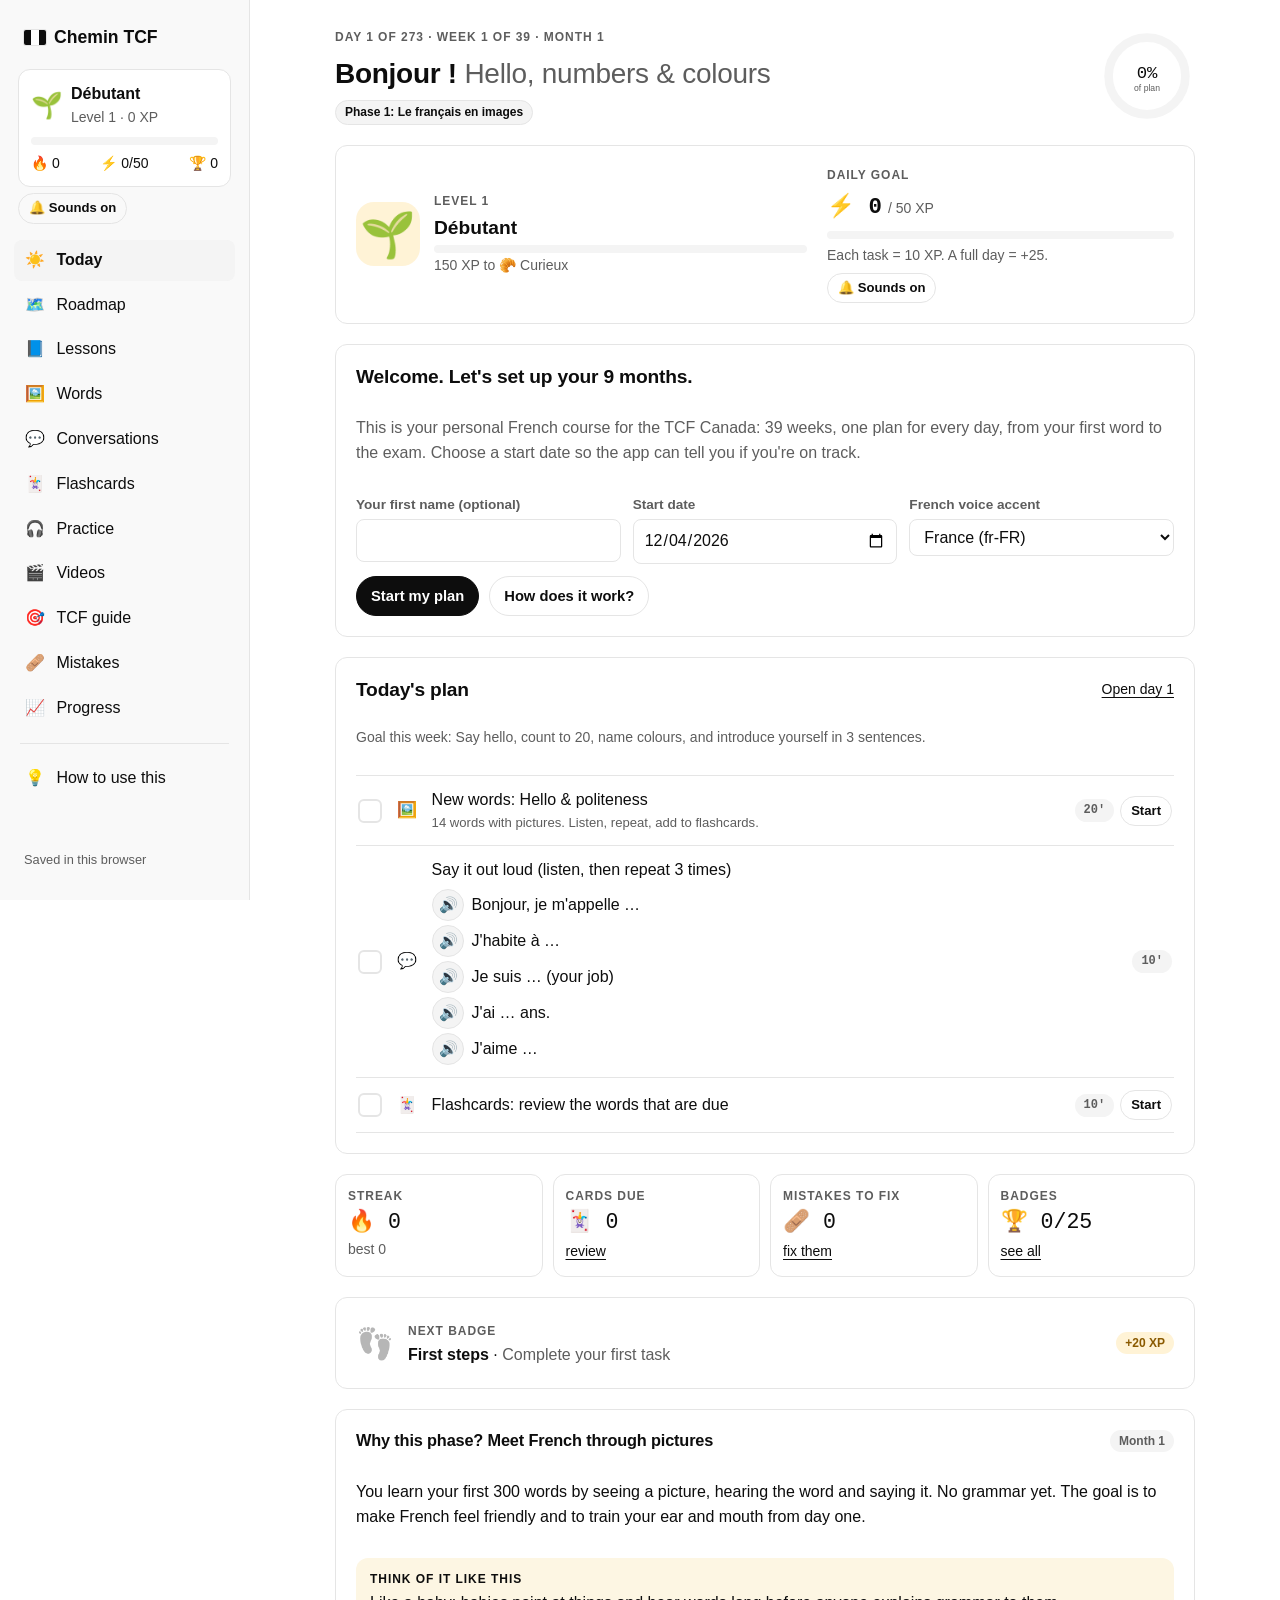
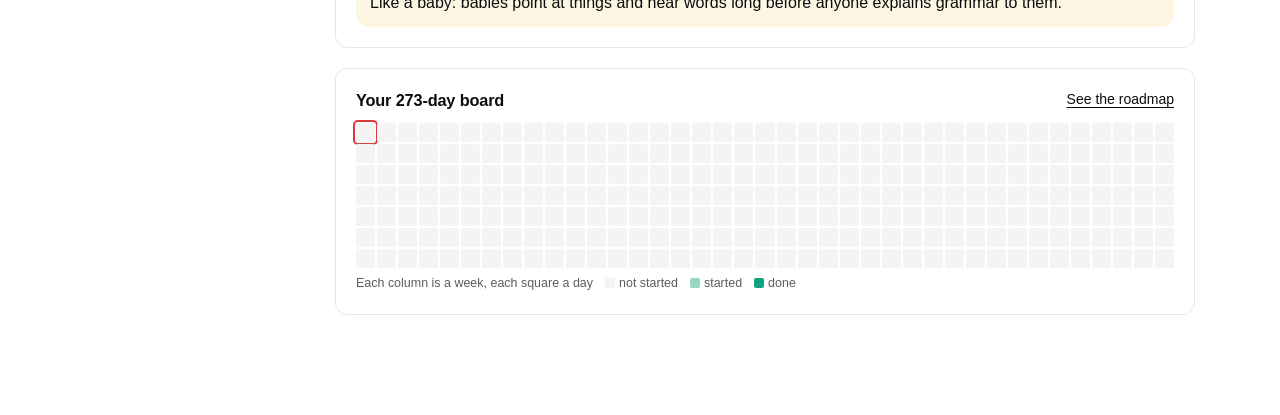
<file: tcf/index.html>
<!doctype html>
<html lang="en">
<head>
  <meta charset="utf-8">
  <meta name="viewport" content="width=device-width, initial-scale=1, viewport-fit=cover">
  <title>Chemin TCF</title>
  <meta name="description" content="A 9-month, day-by-day French course for the TCF Canada, from your first word to NCLC 7+.">
  <link rel="stylesheet" href="style.css">
</head>
<body>
  <noscript>This course needs JavaScript turned on.</noscript>
  <!-- Content. Order matters: lessons and data first, then the app. -->
  <script src="content/vocab.js"></script>
  <script src="content/phonetics.js"></script>
  <script src="content/grammar-a1.js"></script>
  <script src="content/grammar-a2.js"></script>
  <script src="content/grammar-b.js"></script>
  <script src="content/practice.js"></script>
  <script src="content/conversations.js"></script>
  <script src="content/roadmap.js"></script>
  <script src="app.js"></script>
</body>
</html>
</file>
<file: tcf/style.css>
/* Layout concept: a plain ChatGPT-style workspace. Black and white, system sans-serif.
   Colour appears only where it carries meaning: green = done/correct, red = mistakes,
   alerts and "you are here", amber = the "think of it like this" comparisons. */
:root {
  --paper: #ffffff;
  --side: #f9f9f9;
  --card: #ffffff;
  --ink: #0d0d0d;
  --muted: #5d5d5d;
  --line: #e5e5e5;
  --soft: #f4f4f4;
  --blue: #0d0d0d;
  --blue-soft: #f4f4f4;
  --red: #d93a3a;
  --red-soft: #fdecec;
  --good: #10a37f;
  --good-soft: #e7f6f2;
  --warn: #9a6a00;
  --warn-soft: #fdf6e3;
  --gold: #f5a524;
  --gold-soft: #fff3d6;
  --gold-ink: #8a5a00;
  --display: ui-sans-serif, -apple-system, "Segoe UI", Roboto, Helvetica, Arial, sans-serif;
  --body: ui-sans-serif, -apple-system, "Segoe UI", Roboto, Helvetica, Arial, sans-serif;
  --mono: ui-monospace, SFMono-Regular, Menlo, Consolas, monospace;
  --r: 12px;
}
@media (prefers-color-scheme: dark) {
  :root:not([data-theme="light"]) {
    --paper: #212121; --side: #171717; --card: #212121; --ink: #ececec; --muted: #b4b4b4; --line: #383838; --soft: #2f2f2f;
    --blue: #ececec; --blue-soft: #2f2f2f; --red: #f06a6a; --red-soft: #3a2424; --good: #19c37d; --good-soft: #1f3a31;
    --warn: #e8c46a; --warn-soft: #3a3220; --gold: #f7b93e; --gold-soft: #3a3018; --gold-ink: #f7c766;
    color-scheme: dark;
  }
}
:root[data-theme="dark"] {
  --paper: #212121; --side: #171717; --card: #212121; --ink: #ececec; --muted: #b4b4b4; --line: #383838; --soft: #2f2f2f;
  --blue: #ececec; --blue-soft: #2f2f2f; --red: #f06a6a; --red-soft: #3a2424; --good: #19c37d; --good-soft: #1f3a31;
  --warn: #e8c46a; --warn-soft: #3a3220; --gold: #f7b93e; --gold-soft: #3a3018; --gold-ink: #f7c766;
  color-scheme: dark;
}

* { box-sizing: border-box; }
html, body { margin: 0; }
body { background: var(--paper); color: var(--ink); font-family: var(--body); font-size: 16px; line-height: 1.55; }
a { color: var(--ink); text-underline-offset: 3px; }
button, input, textarea, select { font: inherit; color: inherit; }
:focus-visible { outline: 2px solid var(--blue); outline-offset: 2px; }
h1, h2, h3 { font-family: var(--display); font-weight: 650; letter-spacing: -0.01em; line-height: 1.2; text-wrap: balance; margin: 0; }
h1 { font-size: 1.75rem; }
h2 { font-size: 1.2rem; }
h3 { font-size: 1.02rem; }
.mono, .num { font-family: var(--mono); font-variant-numeric: tabular-nums; }
.muted { color: var(--muted); }
.small { font-size: .875rem; }
.label { font-size: .75rem; letter-spacing: .08em; text-transform: uppercase; color: var(--muted); font-weight: 700; }

/* Shell */
.shell { display: grid; grid-template-columns: 250px minmax(0, 1fr); min-height: 100vh; }
.rail { position: sticky; top: 0; height: 100vh; overflow-y: auto; border-right: 1px solid var(--line); background: var(--side); padding: 20px 14px; display: flex; flex-direction: column; gap: 4px; }
.brand { font-family: var(--display); font-weight: 650; font-size: 1.1rem; padding: 4px 10px 14px; display: flex; align-items: center; gap: 8px; color: var(--ink); text-decoration: none; }
.brand .flag { display: inline-flex; width: 22px; height: 15px; border-radius: 2px; overflow: hidden; box-shadow: 0 0 0 1px var(--line); }
.brand .flag i { flex: 1; } .flag i:nth-child(1){background:var(--ink)} .flag i:nth-child(2){background:var(--card)} .flag i:nth-child(3){background:var(--ink)}
.rail a.nav { display: flex; align-items: center; gap: 10px; padding: 8px 10px; border-radius: 8px; color: var(--ink); text-decoration: none; }
.rail a.nav:hover { background: var(--soft); }
.rail a.nav.on { background: var(--soft); color: var(--ink); font-weight: 600; }
.rail .sep { height: 1px; background: var(--line); margin: 10px 6px; }
.rail .foot { margin-top: auto; padding: 10px; font-size: .8rem; color: var(--muted); }
.main { min-width: 0; padding-block: 28px 100px; padding-left: max(16px, env(safe-area-inset-left, 0px)); padding-right: max(16px, env(safe-area-inset-right, 0px)); }
.page { max-width: 860px; margin: 0 auto; display: flex; flex-direction: column; gap: 20px; }
.tabbar { display: none; }
.ico { width: 1.4em; text-align: center; }

@media (max-width: 820px) {
  .shell { grid-template-columns: minmax(0, 1fr); }
  .rail { display: none; }
  .main { padding-block: 18px 96px; }
  .tabbar { display: grid; grid-template-columns: repeat(5, 1fr); position: fixed; left: 0; right: 0; bottom: 0; z-index: 20; background: var(--card); border-top: 1px solid var(--line);
    padding-bottom: env(safe-area-inset-bottom, 0px); padding-left: env(safe-area-inset-left, 0px); padding-right: env(safe-area-inset-right, 0px); }
  .tabbar a { display: flex; flex-direction: column; align-items: center; gap: 2px; padding: 8px 2px 10px; font-size: .72rem; color: var(--muted); text-decoration: none; }
  .tabbar a span:first-child { font-size: 1.25rem; line-height: 1; }
  .tabbar a.on { color: var(--blue); font-weight: 700; }
  h1 { font-size: 1.55rem; }
}

/* Generic blocks */
.card { background: var(--card); border: 1px solid var(--line); border-radius: var(--r); padding: 20px; display: flex; flex-direction: column; gap: 12px; min-width: 0; }
.row { display: flex; gap: 10px; align-items: center; flex-wrap: wrap; }
.spread { display: flex; gap: 10px; align-items: center; justify-content: space-between; flex-wrap: wrap; }
.grid { display: grid; gap: 12px; grid-template-columns: repeat(auto-fill, minmax(210px, 1fr)); }
.grid.tight { grid-template-columns: repeat(auto-fill, minmax(150px, 1fr)); }
.stack { display: flex; flex-direction: column; gap: 10px; }
.btn { display: inline-flex; align-items: center; gap: 6px; border: 1px solid var(--line); background: var(--card); padding: 8px 14px; border-radius: 999px; cursor: pointer; text-decoration: none; color: var(--ink); font-weight: 600; font-size: .92rem; }
.btn:hover { border-color: var(--blue); }
.btn.primary { background: var(--blue); border-color: var(--blue); color: var(--card); }
.btn.red { background: var(--red); border-color: var(--red); color: var(--card); }
.btn.ghost { background: transparent; }
.btn.small { padding: 4px 10px; font-size: .82rem; }
.btn:disabled { opacity: .5; cursor: not-allowed; }
.say { border: 1px solid var(--line); background: var(--soft); border-radius: 999px; width: 32px; height: 32px; display: inline-grid; place-items: center; cursor: pointer; flex: none; font-size: .95rem; }
.say:hover { border-color: var(--blue); }
.chip { display: inline-flex; align-items: center; gap: 4px; font-size: .75rem; font-weight: 700; padding: 2px 9px; border-radius: 999px; background: var(--soft); color: var(--muted); white-space: nowrap; }
.chip.good { background: var(--good-soft); color: var(--good); }
.chip.warn { background: var(--warn-soft); color: var(--warn); }
.chip.red { background: var(--red-soft); color: var(--red); }
.chip.blue { background: var(--soft); color: var(--ink); }
.pc { color: var(--ink); background: var(--soft); border: 1px solid var(--line); }

.bar { height: 8px; background: var(--soft); border-radius: 999px; overflow: hidden; }
.bar i { display: block; height: 100%; background: var(--ink); border-radius: 999px; }
.bar.good i { background: var(--good); }
.note { background: var(--soft); border-radius: var(--r); padding: 12px 14px; }
.note.analogy { background: var(--warn-soft); }
.note.alert { background: var(--red-soft); }
.note.ok { background: var(--good-soft); }
.note b:first-child { display: block; font-size: .75rem; letter-spacing: .08em; text-transform: uppercase; margin-bottom: 2px; }
ul.clean { list-style: none; padding: 0; margin: 0; display: flex; flex-direction: column; gap: 8px; }
ul.points { margin: 0; padding-left: 1.2em; display: flex; flex-direction: column; gap: 6px; }
.crumbs { font-size: .85rem; color: var(--muted); display: flex; gap: 6px; flex-wrap: wrap; }
.crumbs a { color: var(--muted); }
input[type=text], input[type=url], input[type=date], input[type=number], textarea, select { background: var(--card); border: 1px solid var(--line); border-radius: 8px; padding: 8px 10px; width: 100%; }
textarea { min-height: 120px; resize: vertical; line-height: 1.6; }
.field { display: flex; flex-direction: column; gap: 4px; min-width: 0; }
.field label { font-size: .85rem; font-weight: 700; color: var(--muted); }
.table-wrap { overflow-x: auto; }
table { border-collapse: collapse; width: 100%; font-variant-numeric: tabular-nums; }
th, td { border-bottom: 1px solid var(--line); padding: 8px 10px; text-align: left; white-space: nowrap; }
th { font-size: .8rem; color: var(--muted); }

/* Today hero */
.hero { display: grid; grid-template-columns: minmax(0, 1fr) auto; gap: 16px; align-items: center; }
.hero h1 em { font-style: normal; color: var(--muted); font-weight: 500; }
.ring { width: 96px; height: 96px; }
.ring circle { fill: none; stroke-width: 9; }
.ring .bg { stroke: var(--soft); } .ring .fg { stroke: var(--good); stroke-linecap: round; }
.ring text { fill: var(--ink); font-family: var(--mono); font-size: 18px; }
.ring text.sub { fill: var(--muted); font-size: 9px; font-family: var(--body); }
.stats { display: grid; grid-template-columns: repeat(4, minmax(0, 1fr)); gap: 10px; }
.stat { background: var(--card); border: 1px solid var(--line); border-radius: var(--r); padding: 12px; }
.stat .v { font-family: var(--mono); font-size: 1.35rem; }
@media (max-width: 560px) { .stats { grid-template-columns: repeat(2, minmax(0, 1fr)); } .hero { grid-template-columns: minmax(0,1fr); } .ring { display: none; } }

/* Ruled task list */
.tasks { display: flex; flex-direction: column; border-top: 1px solid var(--line); }
.task { display: grid; grid-template-columns: 28px 1.6em minmax(0, 1fr) auto; gap: 10px; align-items: center; padding: 12px 2px; border-bottom: 1px solid var(--line); }
.task .lbl { min-width: 0; }
.task .lbl small { display: block; color: var(--muted); font-size: .82rem; }
.task.done .lbl > span { text-decoration: line-through; color: var(--muted); }
.task .go { display: flex; gap: 6px; align-items: center; }
.check { width: 24px; height: 24px; border-radius: 6px; border: 2px solid var(--line); background: var(--card); cursor: pointer; display: grid; place-items: center; padding: 0; color: var(--card); font-size: .9rem; }
.task.done .check { background: var(--good); border-color: var(--good); }
.inline-say { margin-top: 6px; display: flex; flex-direction: column; gap: 4px; }
.inline-say div { display: flex; gap: 8px; align-items: center; }

/* 273-day board */
.board { display: grid; grid-template-columns: repeat(39, minmax(0, 1fr)); gap: 2px; }
.board a { aspect-ratio: 1 / 1; max-width: 100%; border-radius: 2px; background: var(--soft); display: block; }
.board a.half { background: color-mix(in srgb, var(--good) 40%, var(--soft)); }
.board a.full { background: var(--good); }
.board a.now { outline: 2px solid var(--red); outline-offset: 1px; }
.board-wrap { display: grid; grid-template-columns: minmax(0, 1fr); gap: 6px; }
.board-legend { display: flex; gap: 12px; font-size: .78rem; color: var(--muted); flex-wrap: wrap; }
.board-legend i { display: inline-block; width: 10px; height: 10px; border-radius: 2px; vertical-align: -1px; margin-right: 4px; background: var(--soft); }
.board-legend i.half { background: color-mix(in srgb, var(--good) 40%, var(--soft)); } .board-legend i.full { background: var(--good); }

/* Roadmap */


.weeks { display: grid; grid-template-columns: repeat(auto-fill, minmax(230px, 1fr)); gap: 8px; }
.wk { border: 1px solid var(--line); border-radius: 10px; padding: 10px 12px; text-decoration: none; color: var(--ink); display: flex; flex-direction: column; gap: 6px; background: var(--card); }
.wk:hover { border-color: var(--blue); }
.wk.current { border-color: var(--ink); box-shadow: 0 0 0 1px var(--ink); }
.days7 { display: grid; grid-template-columns: repeat(7, minmax(0, 1fr)); gap: 3px; }
.days7 i { height: 6px; border-radius: 3px; background: var(--soft); }
.days7 i.half { background: color-mix(in srgb, var(--good) 40%, var(--soft)); } .days7 i.full { background: var(--good); }
.daylist { display: flex; flex-direction: column; gap: 10px; }

/* Lessons & quiz */
.examples { display: flex; flex-direction: column; border-top: 1px solid var(--line); }
.ex { display: grid; grid-template-columns: auto minmax(0, 1fr); gap: 10px; align-items: center; padding: 8px 0; border-bottom: 1px solid var(--line); }
.ex .fr { font-weight: 700; } .ex .en { color: var(--muted); font-size: .9rem; }
.q { display: flex; flex-direction: column; gap: 8px; padding: 14px 0; border-bottom: 1px solid var(--line); }
.q .opts { display: flex; flex-wrap: wrap; gap: 8px; }
.opt { border: 1px solid var(--line); background: var(--card); border-radius: 10px; padding: 8px 12px; cursor: pointer; text-align: left; }
.opt.sel { border-color: var(--blue); background: var(--blue-soft); }
.opt.right { border-color: var(--good); background: var(--good-soft); }
.opt.wrong { border-color: var(--red); background: var(--red-soft); }
.why { font-size: .9rem; padding: 8px 12px; border-radius: 8px; background: var(--soft); }
.why.ok { background: var(--good-soft); } .why.no { background: var(--red-soft); }
.score { font-family: var(--display); font-size: 1.5rem; font-weight: 650; }

/* Words */
.wcard { background: var(--card); border: 1px solid var(--line); border-radius: var(--r); padding: 14px; display: flex; flex-direction: column; gap: 6px; align-items: flex-start; min-width: 0; }
.wcard .pic { font-size: 2.4rem; line-height: 1; }
.wcard .fr { font-weight: 700; font-size: 1.05rem; overflow-wrap: anywhere; }
.theme { text-decoration: none; color: var(--ink); }
.theme .pic { font-size: 2rem; }
.flash { text-align: center; align-items: center; padding: 30px 18px; min-height: 260px; justify-content: center; }
.flash .pic { font-size: 4rem; line-height: 1; }
.flash .big { font-family: var(--display); font-size: 1.9rem; font-weight: 650; }

/* Practice */
.script { white-space: pre-wrap; background: var(--soft); border-radius: 10px; padding: 12px 14px; }
.timer { font-family: var(--mono); font-size: 2rem; font-variant-numeric: tabular-nums; }
.wc { font-family: var(--mono); font-size: .9rem; }
.rubric { display: grid; grid-template-columns: minmax(0, 1fr) auto; gap: 8px 12px; align-items: center; }
.rubric select { width: auto; }
.minibars { display: flex; align-items: flex-end; gap: 4px; height: 90px; border-bottom: 1px solid var(--line); }
.minibars div { flex: 1; background: var(--ink); border-radius: 3px 3px 0 0; min-height: 2px; position: relative; }
.minibars-labels { display: flex; gap: 4px; font-size: .65rem; color: var(--muted); font-family: var(--mono); }
.minibars-labels span { flex: 1; text-align: center; }
.skill { display: grid; grid-template-columns: 130px minmax(0, 1fr) 60px; gap: 10px; align-items: center; }
@media (max-width: 480px) { .skill { grid-template-columns: 95px minmax(0, 1fr) 48px; } }
#toasts { position: fixed; left: 50%; transform: translateX(-50%); bottom: calc(80px + env(safe-area-inset-bottom, 0px)); z-index: 50; display: flex; flex-direction: column; align-items: center; gap: 8px; width: max-content; max-width: calc(100vw - 32px); pointer-events: none; }
.toast { background: var(--ink); color: var(--paper); padding: 10px 16px; border-radius: 999px; font-weight: 700; font-size: .9rem; text-align: center; }
.toast.big { font-size: 1.05rem; padding: 14px 22px; border-radius: 16px; background: var(--card); color: var(--ink); border: 2px solid var(--gold); box-shadow: 0 10px 30px rgba(0,0,0,.15); }
.xpfloat { position: fixed; right: max(20px, env(safe-area-inset-right, 0px)); bottom: calc(140px + env(safe-area-inset-bottom, 0px)); z-index: 55; background: var(--gold); color: #1a1200; font-weight: 800; padding: 6px 12px; border-radius: 999px; pointer-events: none; font-size: .9rem; }
.confetti { position: fixed; inset: 0; pointer-events: none; z-index: 60; }
.chip.gold { background: var(--gold-soft); color: var(--gold-ink); }
.bar.xp i, .bar.gold i { background: var(--gold); }
.hud { margin: 0 4px 12px; }
.hud-in { display: flex; flex-direction: column; gap: 8px; padding: 12px; border: 1px solid var(--line); border-radius: 12px; background: var(--card); color: var(--ink); text-decoration: none; }
.hud-in:hover { border-color: var(--gold); }
.lvl-ico { font-size: 1.6rem; line-height: 1; }
.player { display: grid; grid-template-columns: minmax(0, 1.3fr) minmax(0, 1fr); gap: 20px; align-items: center; }
.player-lv { display: flex; gap: 14px; align-items: center; min-width: 0; }
.lvl-big { font-size: 2.8rem; line-height: 1; width: 64px; height: 64px; display: grid; place-items: center; background: var(--gold-soft); border-radius: 18px; flex: none; }
.lvl-name { font-size: 1.2rem; }
.player-goal { display: flex; flex-direction: column; gap: 6px; }
.goal { display: flex; align-items: baseline; gap: 6px; } .goal-v { font-size: 1.4rem; font-weight: 700; }
@media (max-width: 560px) { .player { grid-template-columns: minmax(0, 1fr); } }
.next-badge { flex-direction: row; align-items: center; gap: 14px; text-decoration: none; color: var(--ink); }
.next-badge:hover { border-color: var(--gold); }
.next-badge > .chip { margin-left: auto; }
.badges { display: grid; grid-template-columns: repeat(auto-fill, minmax(140px, 1fr)); gap: 10px; }
.badge { border: 1px solid var(--line); border-radius: 12px; padding: 12px; display: flex; flex-direction: column; gap: 4px; align-items: flex-start; min-width: 0; }
.badge:not(.locked) { border-color: var(--gold); background: var(--gold-soft); }
.badge-ico { font-size: 1.9rem; line-height: 1; }
.badge.locked .badge-ico, .badge-ico.locked { filter: grayscale(1); opacity: .45; }
.levels { display: grid; grid-template-columns: repeat(auto-fill, minmax(150px, 1fr)); gap: 8px; }
.lvl { display: flex; gap: 8px; align-items: center; padding: 8px 10px; border: 1px solid var(--line); border-radius: 10px; min-width: 0; }
.lvl > span:first-child { font-size: 1.3rem; } .lvl b { font-size: .9rem; display: block; overflow-wrap: anywhere; }
.lvl:not(.got):not(.now) > span:first-child { filter: grayscale(1); opacity: .5; }
.lvl.now { border-color: var(--gold); background: var(--gold-soft); }
.btn:active, .check:active, .opt:active { transform: scale(.96); }
.wk, .wcard, .stat { transition: transform .15s ease, border-color .15s ease; }
a.wk:hover, a.wcard:hover { transform: translateY(-2px); }
@media (prefers-reduced-motion: no-preference) {
  .task.pop .check { animation: pop .35s ease; }
  @keyframes pop { 0% { transform: scale(.6); } 60% { transform: scale(1.25); } 100% { transform: scale(1); } }
  .xpfloat { animation: floatup 1.4s ease forwards; }
  @keyframes floatup { 0% { transform: translateY(10px); opacity: 0; } 15% { transform: none; opacity: 1; } 80% { opacity: 1; } 100% { transform: translateY(-40px); opacity: 0; } }
  .toast.big { animation: bounce .45s ease; }
  @keyframes bounce { 0% { transform: scale(.7); } 70% { transform: scale(1.05); } 100% { transform: scale(1); } }
}
@media (prefers-reduced-motion: no-preference) { .card { animation: rise .25s ease both; } @keyframes rise { from { transform: translateY(4px); } to { transform: none; } } }

.hud-mute { align-self: flex-start; margin-top: 6px; }
.say.speaking, .btn.speaking { border-color: var(--gold); background: var(--gold-soft); }
@media (prefers-reduced-motion: no-preference) {
  .say.speaking, .btn.speaking { animation: speakpulse 1s ease-in-out infinite; }
  @keyframes speakpulse { 0%, 100% { box-shadow: 0 0 0 0 color-mix(in srgb, var(--gold) 50%, transparent); } 50% { box-shadow: 0 0 0 6px color-mix(in srgb, var(--gold) 0%, transparent); } }
}
input[type=range] { width: 100%; accent-color: var(--ink); }

/* Conversations */
.clines { display: flex; flex-direction: column; border-top: 1px solid var(--line); }
.cline { display: grid; grid-template-columns: 28px minmax(0, 1fr) auto; gap: 10px; align-items: center; padding: 10px 4px; border-bottom: 1px solid var(--line); border-radius: 8px; transition: background .2s ease; }
.cline.now { background: var(--gold-soft); }
.who { width: 26px; height: 26px; border-radius: 50%; display: grid; place-items: center; font-size: .75rem; font-weight: 800; background: var(--soft); }
.who.b { background: var(--ink); color: var(--paper); }
.ctext { min-width: 0; display: flex; flex-direction: column; gap: 3px; }
.cen { color: var(--muted); font-size: .92rem; }
.cfr { all: unset; font-weight: 700; cursor: pointer; border-radius: 6px; overflow-wrap: anywhere; }
.hidefr .cline:not(.show) .cfr { color: transparent; background: var(--soft); user-select: none; }
.hidefr .cline:not(.show) .cfr::after { content: ""; }
.cbtns { display: flex; gap: 6px; }
@media (max-width: 480px) { .cline { grid-template-columns: 26px minmax(0, 1fr); } .cbtns { grid-column: 2; } }
</file>
